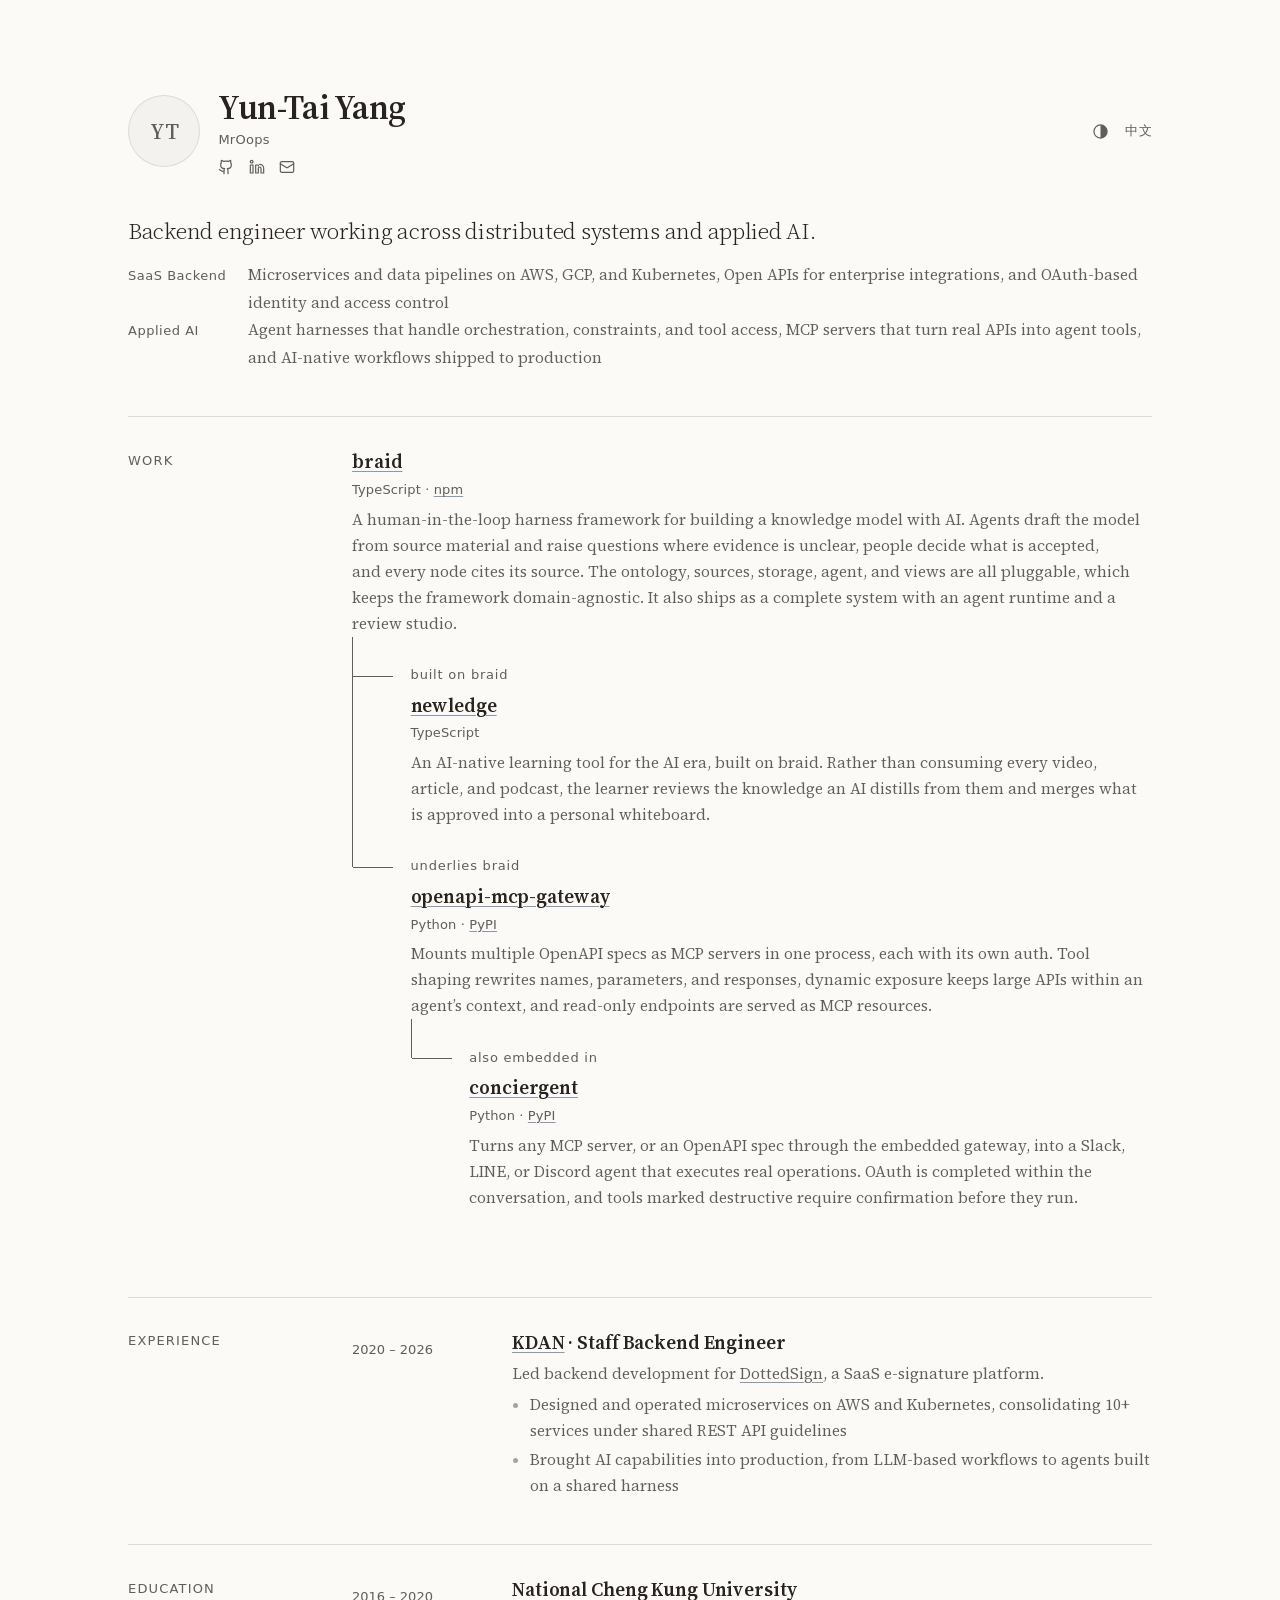
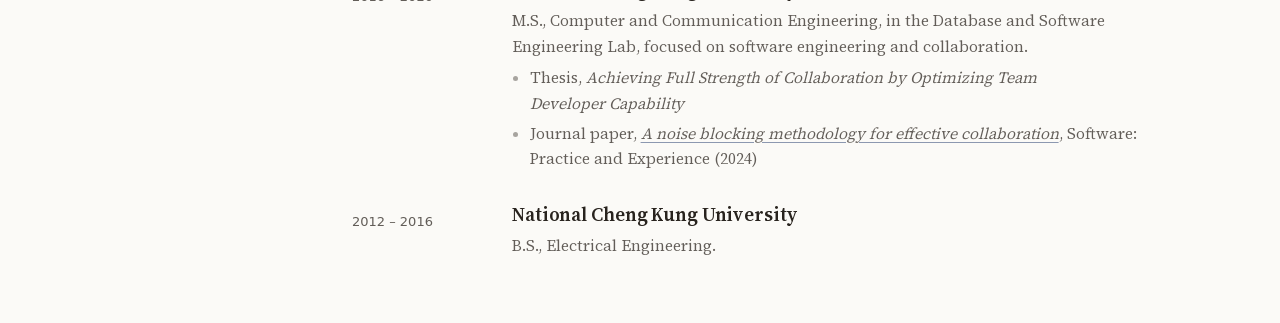
<file: index.html>
<!DOCTYPE html>
<html lang="en">
<head>
<meta charset="utf-8">
<meta name="viewport" content="width=device-width, initial-scale=1">
<title>Yun-Tai Yang</title>
<meta name="description" content="Backend engineer working across distributed systems and applied AI.">
<link rel="icon" href="favicon.svg" type="image/svg+xml">
<link rel="alternate" hreflang="zh-Hant" href="https://mroops.dev/zh.html">
<link rel="alternate" hreflang="en" href="https://mroops.dev/">
<link rel="preload" href="fonts/source-serif-4-latin.woff2" as="font" type="font/woff2" crossorigin>
<script>
	// Runs before first paint so a pinned theme never flashes the other one.
	try { document.documentElement.dataset.theme = localStorage.getItem('theme') || '' } catch {}
</script>
<link rel="stylesheet" href="style.css">
</head>
<body>
<main class="page">

	<header class="masthead">
		<div class="identity">
			<div class="avatar" role="img" aria-label="Yun-Tai Yang">YT</div>
			<div>
				<h1 class="name">Yun-Tai Yang</h1>
				<span class="handle">MrOops</span>
				<nav class="elsewhere">
					<a href="https://github.com/mroops0111" aria-label="GitHub"><svg viewBox="0 0 24 24" fill="none" stroke="currentColor" stroke-width="1.8" stroke-linecap="round" stroke-linejoin="round" aria-hidden="true"><path d="M15 22v-4a4.8 4.8 0 0 0-1-3.5c3 0 6-2 6-5.5.08-1.25-.27-2.48-1-3.5.28-1.15.28-2.35 0-3.5 0 0-1 0-3 1.5-2.64-.5-5.36-.5-8 0C6 2 5 2 5 2c-.3 1.15-.3 2.35 0 3.5A5.4 5.4 0 0 0 4 9c0 3.5 3 5.5 6 5.5-.39.49-.68 1.05-.85 1.65-.17.6-.22 1.23-.15 1.85v4"/><path d="M9 18c-4.51 2-5-2-7-2"/></svg></a>
					<a href="https://www.linkedin.com/in/yun-tai-yang-b238891b6/" aria-label="LinkedIn"><svg viewBox="0 0 24 24" fill="none" stroke="currentColor" stroke-width="1.8" stroke-linecap="round" stroke-linejoin="round" aria-hidden="true"><path d="M16 8a6 6 0 0 1 6 6v7h-4v-7a2 2 0 0 0-4 0v7h-4V9h4v1.5"/><rect width="4" height="12" x="2" y="9"/><circle cx="4" cy="4" r="2"/></svg></a>
					<a href="mailto:mroops0111@gmail.com" aria-label="Email"><svg viewBox="0 0 24 24" fill="none" stroke="currentColor" stroke-width="1.8" stroke-linecap="round" stroke-linejoin="round" aria-hidden="true"><rect width="20" height="16" x="2" y="4" rx="2"/><path d="m22 7-8.97 5.7a1.94 1.94 0 0 1-2.06 0L2 7"/></svg></a>
				</nav>
			</div>
		</div>
		<div class="controls">
			<button class="theme" type="button" aria-label="Switch colour theme">
				<svg viewBox="0 0 16 16" width="15" height="15" aria-hidden="true">
					<circle cx="8" cy="8" r="7" fill="none" stroke="currentColor" stroke-width="1.3"/>
					<path d="M8 1a7 7 0 0 1 0 14z" fill="currentColor"/>
				</svg>
			</button>
			<a class="lang" href="zh.html" hreflang="zh-Hant">中文</a>
		</div>
	</header>

	<p class="lede">Backend engineer working across distributed systems and applied AI.</p>
	<ul class="focus">
		<li><span class="focus-label">SaaS Backend</span>Microservices and data pipelines on AWS, GCP, and Kubernetes, Open APIs for enterprise integrations, and OAuth-based identity and access control</li>
		<li><span class="focus-label">Applied AI</span>Agent harnesses that handle orchestration, constraints, and tool access, MCP servers that turn real APIs into agent tools, and AI-native workflows shipped to production</li>
	</ul>

	<section class="section">
		<h2 class="section-label">Work</h2>

		<div class="section-body">

		<figure class="tree">
			<p class="tree-name"><a href="https://github.com/mroops0111/braid">braid</a></p>
			<p class="tree-note">TypeScript &middot; <a href="https://www.npmjs.com/package/@braidhq/cli">npm</a></p>
			<p class="tree-role">A human-in-the-loop harness framework for building a knowledge model with AI. Agents draft the model from source material and raise questions where evidence is unclear, people decide what is accepted, and every node cites its source. The ontology, sources, storage, agent, and views are all pluggable, which keeps the framework domain-agnostic. It also ships as a complete system with an agent runtime and a review studio.</p>

			<ul class="tree-branch">
				<li class="tree-item">
					<p class="tree-verb">built on braid</p>
					<p class="tree-name"><a href="https://github.com/mroops0111/newledge">newledge</a></p>
					<p class="tree-note">TypeScript</p>
					<p class="tree-role">An AI-native learning tool for the AI era, built on braid. Rather than consuming every video, article, and podcast, the learner reviews the knowledge an AI distills from them and merges what is approved into a personal whiteboard.</p>
				</li>
				<li class="tree-item">
					<p class="tree-verb">underlies braid</p>
					<p class="tree-name"><a href="https://github.com/mroops0111/openapi-mcp-gateway">openapi-mcp-gateway</a></p>
					<p class="tree-note">Python &middot; <a href="https://pypi.org/project/openapi-mcp-gateway/">PyPI</a></p>
					<p class="tree-role">Mounts multiple OpenAPI specs as MCP servers in one process, each with its own auth. Tool shaping rewrites names, parameters, and responses, dynamic exposure keeps large APIs within an agent&rsquo;s context, and read-only endpoints are served as MCP resources.</p>

					<ul class="tree-branch">
						<li class="tree-item">
							<p class="tree-verb">also embedded in</p>
							<p class="tree-name"><a href="https://github.com/mroops0111/conciergent">conciergent</a></p>
							<p class="tree-note">Python &middot; <a href="https://pypi.org/project/conciergent/">PyPI</a></p>
							<p class="tree-role">Turns any MCP server, or an OpenAPI spec through the embedded gateway, into a Slack, LINE, or Discord agent that executes real operations. OAuth is completed within the conversation, and tools marked destructive require confirmation before they run.</p>
						</li>
					</ul>
				</li>
			</ul>
		</figure>



		</div>

	</section>

	<section class="section">
		<h2 class="section-label">Experience</h2>

		<div class="section-body">
			<div class="role">
				<p class="role-when">2020 &ndash; 2026</p>
				<div>
					<p class="role-where"><a href="https://www.kdan.com/">KDAN</a> &middot; Staff Backend Engineer</p>
					<p class="role-what">Led backend development for <a href="https://www.dottedsign.com/">DottedSign</a>, a SaaS e-signature platform.</p>
					<ul class="role-points">
						<li>Designed and operated microservices on AWS and Kubernetes, consolidating 10+ services under shared REST API guidelines</li>
						<li>Brought AI capabilities into production, from LLM-based workflows to agents built on a shared harness</li>
					</ul>
				</div>
			</div>

		</div>
	</section>


	<section class="section">
		<h2 class="section-label">Education</h2>

		<div class="section-body">
			<div class="role">
				<p class="role-when">2016 &ndash; 2020</p>
				<div>
					<p class="role-where">National Cheng Kung University</p>
					<p class="role-what">M.S., Computer and Communication Engineering, in the Database and Software Engineering Lab, focused on software engineering and collaboration.</p>
					<ul class="role-points">
						<li>Thesis, <cite>Achieving Full Strength of Collaboration by Optimizing Team Developer Capability</cite></li>
						<li>Journal paper, <a href="https://doi.org/10.1002/spe.3304"><cite>A noise blocking methodology for effective collaboration</cite></a>, Software: Practice and Experience (2024)</li>
					</ul>
				</div>
			</div>
			<div class="role">
				<p class="role-when">2012 &ndash; 2016</p>
				<div>
					<p class="role-where">National Cheng Kung University</p>
					<p class="role-what">B.S., Electrical Engineering.</p>
				</div>
			</div>
		</div>
	</section>


</main>

<script>
	document.querySelector('.theme').addEventListener('click', () => {
		const root = document.documentElement
		const system = matchMedia('(prefers-color-scheme: dark)').matches ? 'dark' : 'light'
		const next = (root.dataset.theme || system) === 'dark' ? 'light' : 'dark'
		root.dataset.theme = next
		try { localStorage.setItem('theme', next) } catch {}
	})
</script>
</body>
</html>
</file>
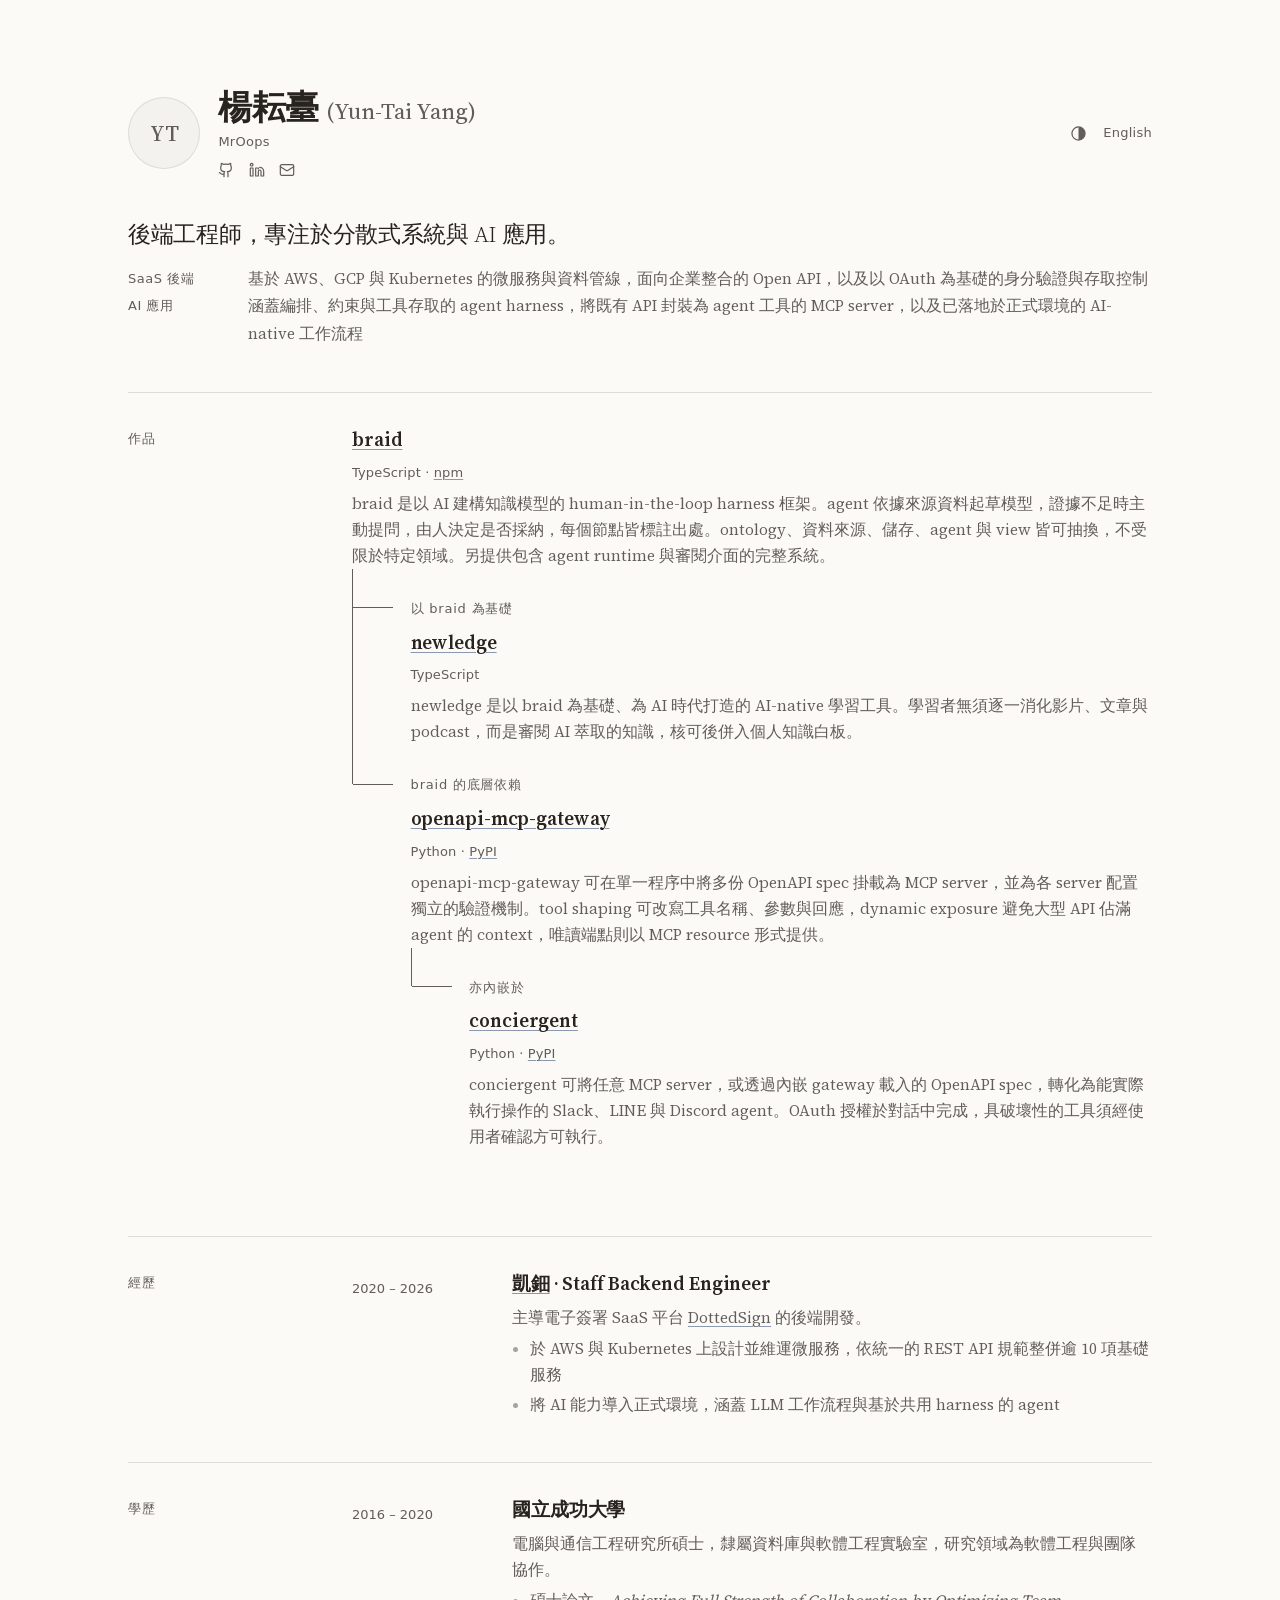
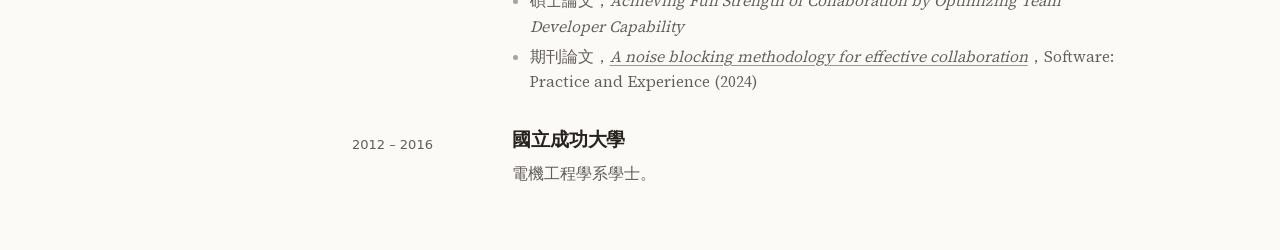
<file: zh.html>
<!DOCTYPE html>
<html lang="zh-Hant">
<head>
<meta charset="utf-8">
<meta name="viewport" content="width=device-width, initial-scale=1">
<title>楊耘臺</title>
<meta name="description" content="後端工程師，專注於分散式系統與 AI 應用。">
<link rel="icon" href="favicon.svg" type="image/svg+xml">
<link rel="alternate" hreflang="en" href="https://mroops.dev/">
<link rel="alternate" hreflang="zh-Hant" href="https://mroops.dev/zh.html">
<link rel="preload" href="fonts/source-serif-4-latin.woff2" as="font" type="font/woff2" crossorigin>
<script>
	// Runs before first paint so a pinned theme never flashes the other one.
	try { document.documentElement.dataset.theme = localStorage.getItem('theme') || '' } catch {}
</script>
<link rel="stylesheet" href="style.css">
</head>
<body>
<main class="page">

	<header class="masthead">
		<div class="identity">
			<div class="avatar" role="img" aria-label="楊耘臺">YT</div>
			<div>
				<h1 class="name">楊耘臺 <span class="name-latin">(Yun-Tai Yang)</span></h1>
				<span class="handle">MrOops</span>
				<nav class="elsewhere">
					<a href="https://github.com/mroops0111" aria-label="GitHub"><svg viewBox="0 0 24 24" fill="none" stroke="currentColor" stroke-width="1.8" stroke-linecap="round" stroke-linejoin="round" aria-hidden="true"><path d="M15 22v-4a4.8 4.8 0 0 0-1-3.5c3 0 6-2 6-5.5.08-1.25-.27-2.48-1-3.5.28-1.15.28-2.35 0-3.5 0 0-1 0-3 1.5-2.64-.5-5.36-.5-8 0C6 2 5 2 5 2c-.3 1.15-.3 2.35 0 3.5A5.4 5.4 0 0 0 4 9c0 3.5 3 5.5 6 5.5-.39.49-.68 1.05-.85 1.65-.17.6-.22 1.23-.15 1.85v4"/><path d="M9 18c-4.51 2-5-2-7-2"/></svg></a>
					<a href="https://www.linkedin.com/in/yun-tai-yang-b238891b6/" aria-label="LinkedIn"><svg viewBox="0 0 24 24" fill="none" stroke="currentColor" stroke-width="1.8" stroke-linecap="round" stroke-linejoin="round" aria-hidden="true"><path d="M16 8a6 6 0 0 1 6 6v7h-4v-7a2 2 0 0 0-4 0v7h-4V9h4v1.5"/><rect width="4" height="12" x="2" y="9"/><circle cx="4" cy="4" r="2"/></svg></a>
					<a href="mailto:mroops0111@gmail.com" aria-label="Email"><svg viewBox="0 0 24 24" fill="none" stroke="currentColor" stroke-width="1.8" stroke-linecap="round" stroke-linejoin="round" aria-hidden="true"><rect width="20" height="16" x="2" y="4" rx="2"/><path d="m22 7-8.97 5.7a1.94 1.94 0 0 1-2.06 0L2 7"/></svg></a>
				</nav>
			</div>
		</div>
		<div class="controls">
			<button class="theme" type="button" aria-label="Switch colour theme">
				<svg viewBox="0 0 16 16" width="15" height="15" aria-hidden="true">
					<circle cx="8" cy="8" r="7" fill="none" stroke="currentColor" stroke-width="1.3"/>
					<path d="M8 1a7 7 0 0 1 0 14z" fill="currentColor"/>
				</svg>
			</button>
			<a class="lang" href="./" hreflang="en">English</a>
		</div>
	</header>

	<p class="lede">後端工程師，專注於分散式系統與 AI 應用。</p>
	<ul class="focus">
		<li><span class="focus-label">SaaS 後端</span>基於 AWS、GCP 與 Kubernetes 的微服務與資料管線，面向企業整合的 Open API，以及以 OAuth 為基礎的身分驗證與存取控制</li>
		<li><span class="focus-label">AI 應用</span>涵蓋編排、約束與工具存取的 agent harness，將既有 API 封裝為 agent 工具的 MCP server，以及已落地於正式環境的 AI-native 工作流程</li>
	</ul>

	<section class="section">
		<h2 class="section-label">作品</h2>

		<div class="section-body">

		<figure class="tree">
			<p class="tree-name"><a href="https://github.com/mroops0111/braid">braid</a></p>
			<p class="tree-note">TypeScript &middot; <a href="https://www.npmjs.com/package/@braidhq/cli">npm</a></p>
			<p class="tree-role">braid 是以 AI 建構知識模型的 human-in-the-loop harness 框架。agent 依據來源資料起草模型，證據不足時主動提問，由人決定是否採納，每個節點皆標註出處。ontology、資料來源、儲存、agent 與 view 皆可抽換，不受限於特定領域。另提供包含 agent runtime 與審閱介面的完整系統。</p>

			<ul class="tree-branch">
				<li class="tree-item">
					<p class="tree-verb">以 braid 為基礎</p>
					<p class="tree-name"><a href="https://github.com/mroops0111/newledge">newledge</a></p>
					<p class="tree-note">TypeScript</p>
					<p class="tree-role">newledge 是以 braid 為基礎、為 AI 時代打造的 AI-native 學習工具。學習者無須逐一消化影片、文章與 podcast，而是審閱 AI 萃取的知識，核可後併入個人知識白板。</p>
				</li>
				<li class="tree-item">
					<p class="tree-verb">braid 的底層依賴</p>
					<p class="tree-name"><a href="https://github.com/mroops0111/openapi-mcp-gateway">openapi-mcp-gateway</a></p>
					<p class="tree-note">Python &middot; <a href="https://pypi.org/project/openapi-mcp-gateway/">PyPI</a></p>
					<p class="tree-role">openapi-mcp-gateway 可在單一程序中將多份 OpenAPI spec 掛載為 MCP server，並為各 server 配置獨立的驗證機制。tool shaping 可改寫工具名稱、參數與回應，dynamic exposure 避免大型 API 佔滿 agent 的 context，唯讀端點則以 MCP resource 形式提供。</p>

					<ul class="tree-branch">
						<li class="tree-item">
							<p class="tree-verb">亦內嵌於</p>
							<p class="tree-name"><a href="https://github.com/mroops0111/conciergent">conciergent</a></p>
							<p class="tree-note">Python &middot; <a href="https://pypi.org/project/conciergent/">PyPI</a></p>
							<p class="tree-role">conciergent 可將任意 MCP server，或透過內嵌 gateway 載入的 OpenAPI spec，轉化為能實際執行操作的 Slack、LINE 與 Discord agent。OAuth 授權於對話中完成，具破壞性的工具須經使用者確認方可執行。</p>
						</li>
					</ul>
				</li>
			</ul>
		</figure>



		</div>

	</section>

	<section class="section">
		<h2 class="section-label">經歷</h2>

		<div class="section-body">
			<div class="role">
				<p class="role-when">2020 &ndash; 2026</p>
				<div>
					<p class="role-where"><a href="https://www.kdan.com/">凱鈿</a> &middot; Staff Backend Engineer</p>
					<p class="role-what">主導電子簽署 SaaS 平台 <a href="https://www.dottedsign.com/">DottedSign</a> 的後端開發。</p>
					<ul class="role-points">
						<li>於 AWS 與 Kubernetes 上設計並維運微服務，依統一的 REST API 規範整併逾 10 項基礎服務</li>
						<li>將 AI 能力導入正式環境，涵蓋 LLM 工作流程與基於共用 harness 的 agent</li>
					</ul>
				</div>
			</div>

		</div>
	</section>


	<section class="section">
		<h2 class="section-label">學歷</h2>

		<div class="section-body">
			<div class="role">
				<p class="role-when">2016 &ndash; 2020</p>
				<div>
					<p class="role-where">國立成功大學</p>
					<p class="role-what">電腦與通信工程研究所碩士，隸屬資料庫與軟體工程實驗室，研究領域為軟體工程與團隊協作。</p>
					<ul class="role-points">
						<li>碩士論文，<cite>Achieving Full Strength of Collaboration by Optimizing Team Developer Capability</cite></li>
						<li>期刊論文，<a href="https://doi.org/10.1002/spe.3304"><cite>A noise blocking methodology for effective collaboration</cite></a>，Software: Practice and Experience (2024)</li>
					</ul>
				</div>
			</div>
			<div class="role">
				<p class="role-when">2012 &ndash; 2016</p>
				<div>
					<p class="role-where">國立成功大學</p>
					<p class="role-what">電機工程學系學士。</p>
				</div>
			</div>
		</div>
	</section>


</main>

<script>
	document.querySelector('.theme').addEventListener('click', () => {
		const root = document.documentElement
		const system = matchMedia('(prefers-color-scheme: dark)').matches ? 'dark' : 'light'
		const next = (root.dataset.theme || system) === 'dark' ? 'light' : 'dark'
		root.dataset.theme = next
		try { localStorage.setItem('theme', next) } catch {}
	})
</script>
</body>
</html>
</file>
<file: style.css>
/* Source Serif 4, variable weight 300-700, self-hosted so the page makes no third-party request.
   The latin-ext subset only downloads when a character in its range actually appears. */
@font-face {
	font-family: 'Source Serif 4';
	font-style: normal;
	font-weight: 300 700;
	font-display: swap;
	src: url(fonts/source-serif-4-latin.woff2) format('woff2');
	unicode-range: U+0000-00FF, U+0131, U+0152-0153, U+02BB-02BC, U+02C6, U+02DA, U+02DC,
		U+0304, U+0308, U+0329, U+2000-206F, U+20AC, U+2122, U+2191, U+2193, U+2212, U+2215, U+FEFF, U+FFFD;
}

@font-face {
	font-family: 'Source Serif 4';
	font-style: normal;
	font-weight: 300 700;
	font-display: swap;
	src: url(fonts/source-serif-4-latin-ext.woff2) format('woff2');
	unicode-range: U+0100-02BA, U+02BD-02C5, U+02C7-02CC, U+02CE-02D7, U+02DD-02FF, U+0304,
		U+0308, U+0329, U+1D00-1DBF, U+1E00-1E9F, U+1EF2-1EFF, U+2020, U+20A0-20AB, U+20AD-20C0,
		U+2113, U+2C60-2C7F, U+A720-A7FF;
}

/* Warm paper rather than pure white, warm ink rather than pure black. The difference is small
   per token and decisive in aggregate, it is what separates a considered page from a default one.

   Each pair is light first, dark second. Chroma rises and lightness inverts between them, but the
   hue stays the same number, because a dark mode that shifts hue reads as a different site. */
:root {
	--paper: light-dark(oklch(0.985 0.004 85), oklch(0.185 0.008 70));
	--paper-sunk: light-dark(oklch(0.962 0.005 85), oklch(0.225 0.008 70));
	--ink: light-dark(oklch(0.26 0.012 65), oklch(0.925 0.006 80));
	--ink-soft: light-dark(oklch(0.48 0.010 65), oklch(0.695 0.008 75));
	--rule: light-dark(oklch(0.895 0.006 80), oklch(0.305 0.008 70));
	--accent: light-dark(oklch(0.46 0.075 265), oklch(0.775 0.070 265));

	--page: 80%;
	--page-max: 82rem;
	--gutter: 11rem;
	--step: 1.75rem;

	/* Hosted on R2 rather than committed, so a portrait can be replaced or withdrawn without
	   rewriting this repository's history. Both fail to a monogram, so a 404 here is survivable. */
	--avatar: url(https://cdn.mroops.dev/assets/avatar.jpg);
	--avatar-alt: url(https://cdn.mroops.dev/assets/avatar-ai.jpg);

	--t-meta: 0.8125rem;
	--t-small: 0.9844rem;
	--t-body: 1.1875rem;
	--t-title: 1.4375rem;
	--t-name: 2.125rem;

	color-scheme: light dark;
}

/* Left alone, color-scheme follows the system. The button pins it, and light-dark() above resolves
   against whichever of the three states is in force, so no token is ever written twice. */
:root[data-theme='light'] {
	color-scheme: light;
}

:root[data-theme='dark'] {
	color-scheme: dark;
}

* {
	box-sizing: border-box;
}

body {
	margin: 0;
	padding: 0;
	background: var(--paper);
	color: var(--ink);
	font-family: 'Source Serif 4', Charter, 'Bitstream Charter', Cambria, Georgia, serif;
	font-size: var(--t-body);
	font-weight: 380;
	line-height: 1.7;
	-webkit-font-smoothing: antialiased;
	text-rendering: optimizeLegibility;
}

/* The Latin face still leads, so English words inside a Chinese sentence stay in Source Serif.
   The CJK fallbacks run modern serif first and land on a modern sans rather than on MingLiU. */
body:lang(zh-Hant) {
	font-family: 'Source Serif 4', 'Noto Serif TC', 'Source Han Serif TC', 'Songti TC',
		'PingFang TC', 'Microsoft JhengHei', sans-serif;
	line-height: 1.95;
}

.page {
	width: min(var(--page), var(--page-max));
	margin: 0 auto;
	padding: 5.5rem 0 4rem;
}

/* Below this the left gutter has nowhere to go, so the whole page collapses to one column and the
   side padding comes back. The prose cap stops mattering because the viewport is the cap. */
@media (max-width: 52rem) {
	.page {
		width: auto;
		padding: 3.5rem 1.5rem 4rem;
	}
}

/* The accent exists only here. A link has to read as a link, and this is the single place on the
   page where colour earns its keep, so the underline carries it and the text itself stays ink. */
a {
	color: inherit;
	text-decoration-color: color-mix(in oklch, var(--accent) 60%, transparent);
	text-decoration-thickness: 1px;
	text-underline-offset: 0.18em;
	transition: text-decoration-color 0.15s ease, color 0.15s ease;
}

a:hover {
	color: var(--accent);
	text-decoration-color: var(--accent);
}

.masthead {
	display: flex;
	align-items: center;
	justify-content: space-between;
	gap: 1rem;
	margin-bottom: 2.5rem;
}

.identity {
	display: flex;
	align-items: center;
	gap: 1.15rem;
	min-width: 0;
}

/* Both portraits are absolutely positioned layers, so the monogram underneath them only ever
   shows when neither image loads. Putting a portrait in `background-image` instead would paint it
   behind the text, and the letters would sit on the face. */
.avatar {
	position: relative;
	flex-shrink: 0;
	width: 4.5rem;
	height: 4.5rem;
	overflow: hidden;
	border-radius: 50%;
	background-color: var(--paper-sunk);
	box-shadow: inset 0 0 0 1px var(--rule);
	font-family: 'Source Serif 4', serif;
	font-size: 1.375rem;
	font-weight: 500;
	line-height: 4.5rem;
	text-align: center;
	color: var(--ink-soft);
}

.avatar::before,
.avatar::after {
	content: '';
	position: absolute;
	inset: 0;
	background-size: cover;
	background-position: center;
}

.avatar::before {
	background-image: var(--avatar);
}

.avatar::after {
	background-image: var(--avatar-alt);
	animation: portrait 9s ease-in-out infinite;
}

@keyframes portrait {
	0%, 42% { opacity: 0; }
	50%, 92% { opacity: 1; }
	100% { opacity: 0; }
}

/* A looping animation is the exact thing this setting exists to stop, so the second portrait simply
   never appears rather than appearing without the fade. */
@media (prefers-reduced-motion: reduce) {
	.avatar::after {
		animation: none;
		opacity: 0;
	}
}

.name {
	margin: 0;
	font-size: var(--t-name);
	font-weight: 600;
	letter-spacing: -0.014em;
	line-height: 1.15;
}

/* The romanisation trails the Chinese name at a smaller size, so the two read as one name with a
   gloss rather than as two names of equal weight. */
.name-latin {
	font-size: 0.68em;
	font-weight: 400;
	letter-spacing: 0;
	color: var(--ink-soft);
}

.handle {
	display: block;
	margin-top: 0.1rem;
	font-family: system-ui, -apple-system, sans-serif;
	font-size: var(--t-meta);
	font-weight: 400;
	letter-spacing: 0.02em;
	color: var(--ink-soft);
}

/* The language switch is the one element that is deliberately not serif. It is an interface
   control rather than part of the text, and keeping it in a sans makes that distinction visible. */
.controls {
	display: flex;
	flex-shrink: 0;
	align-items: center;
	gap: 1.1rem;
}

.theme {
	display: flex;
	padding: 0;
	border: 0;
	background: none;
	color: var(--ink-soft);
	cursor: pointer;
}

.theme:hover {
	color: var(--accent);
}

.lang {
	flex-shrink: 0;
	font-family: system-ui, -apple-system, sans-serif;
	font-size: var(--t-meta);
	letter-spacing: 0.02em;
	color: var(--ink-soft);
	text-decoration: none;
}

.lang:hover {
	color: var(--accent);
}

.lede {
	margin: 0 0 0.9rem;
	font-size: var(--t-title);
	font-weight: 320;
	line-height: 1.4;
	letter-spacing: -0.012em;
	color: var(--ink);
	text-wrap: pretty;
}

/* Two lines rather than a paragraph, one per field, so the lede stays a single claim and the
   evidence for it can be scanned. The labels share the section labels' sans so they read as
   interface rather than as text. */
.focus {
	margin: 0 0 calc(var(--step) * 1.15);
	padding: 0;
	list-style: none;
	font-size: var(--t-small);
	line-height: 1.75;
	color: var(--ink-soft);
}

.focus li {
	display: grid;
	grid-template-columns: 6.5rem minmax(0, 1fr);
	gap: 0 1rem;
}

.focus-label {
	padding-top: 0.2rem;
	font-family: system-ui, -apple-system, sans-serif;
	font-size: var(--t-meta);
	font-weight: 500;
	letter-spacing: 0.04em;
	color: var(--ink-soft);
}

@media (max-width: 52rem) {
	.focus li {
		grid-template-columns: 1fr;
		margin-bottom: 0.5rem;
	}
}

.section {
	display: grid;
	grid-template-columns: var(--gutter) minmax(0, 1fr);
	gap: 0 3rem;
	margin-top: calc(var(--step) * 1.6);
	padding-top: var(--step);
	border-top: 1px solid var(--rule);
}

.section-label {
	margin: 0;
	padding-top: 0.28rem;
	font-family: system-ui, -apple-system, sans-serif;
	font-size: var(--t-meta);
	font-weight: 500;
	letter-spacing: 0.09em;
	text-transform: uppercase;
	color: var(--ink-soft);
}

.tree-note {
	margin: 0 0 0.35rem;
	font-family: system-ui, -apple-system, sans-serif;
	font-size: var(--t-meta);
	letter-spacing: 0.01em;
	color: var(--ink-soft);
}

/* Stroke icons throughout, including the two brand marks, so a logo never sits next to an outline
   at a different visual weight. They inherit colour, which is what carries them into dark mode. */
.elsewhere {
	display: flex;
	align-items: center;
	gap: 0.9rem;
	margin-top: 0.5rem;
}

.elsewhere a {
	display: flex;
	color: var(--ink-soft);
	text-decoration: none;
}

.elsewhere a:hover {
	color: var(--accent);
}

.elsewhere svg {
	width: 16px;
	height: 16px;
}

/* The rail is a left border on each item, so the last child can drop it and draw a stub instead.
   That is what turns the corner into an elbow without any extra markup. */
.tree {
	margin: 0 0 2.6rem;
	padding: 0;
}

.tree-branch {
	position: relative;
	margin: 0;
	padding: 1.7rem 0 0;
	list-style: none;
}

.tree-branch::before {
	content: '';
	position: absolute;
	top: 0;
	left: 0;
	width: 1px;
	height: 1.7rem;
	background: var(--ink-soft);
}

.tree-item {
	position: relative;
	padding: 0 0 1.7rem 3.6rem;
	border-left: 1px solid var(--ink-soft);
}

.tree-item:last-child {
	padding-bottom: 0;
	border-left-color: transparent;
}

.tree-item:last-child::after {
	content: '';
	position: absolute;
	top: 0;
	left: -1px;
	width: 1px;
	height: 0.72rem;
	background: var(--ink-soft);
}

.tree-item::before {
	content: '';
	position: absolute;
	top: 0.72rem;
	left: 0;
	width: 2.5rem;
	border-top: 1px solid var(--ink-soft);
}

.tree-verb {
	margin: 0 0 0.15rem;
	font-family: system-ui, -apple-system, sans-serif;
	font-size: var(--t-meta);
	letter-spacing: 0.06em;
	color: var(--ink-soft);
}

.tree-name {
	margin: 0 0 0.1rem;
	font-size: var(--t-body);
	font-weight: 600;
	letter-spacing: -0.006em;
}

.tree-role {
	margin: 0;
	font-size: var(--t-small);
	line-height: 1.65;
	color: var(--ink-soft);
	text-wrap: pretty;
}

/* A role is a date, a place and a claim, so it is set as three parts rather than as a paragraph.
   The dates hold their own column at the reading size above, and fold into the flow below it. */
.role {
	display: grid;
	grid-template-columns: 8.5rem minmax(0, 1fr);
	gap: 0 1.5rem;
	margin-bottom: 1.6rem;
}

.role:last-child {
	margin-bottom: 0;
}

.role-when {
	font-family: system-ui, -apple-system, sans-serif;
	font-size: var(--t-meta);
	line-height: 1.7;
	color: var(--ink-soft);
}

.role-where {
	margin: 0 0 0.15rem;
	font-size: var(--t-body);
	font-weight: 600;
	letter-spacing: -0.006em;
}

.role-what {
	margin: 0;
	font-size: var(--t-small);
	line-height: 1.65;
	color: var(--ink-soft);
	text-wrap: pretty;
}

.role-points {
	margin: 0.35rem 0 0;
	padding-left: 1.1rem;
	font-size: var(--t-small);
	line-height: 1.65;
	color: var(--ink-soft);
	text-wrap: pretty;
}

.role-points li + li {
	margin-top: 0.2rem;
}

.role-points li::marker {
	color: color-mix(in oklch, var(--ink-soft) 55%, transparent);
}

@media (max-width: 52rem) {
	.role {
		grid-template-columns: 1fr;
		gap: 0.2rem 0;
	}
}

cite {
	font-style: italic;
}
</file>
